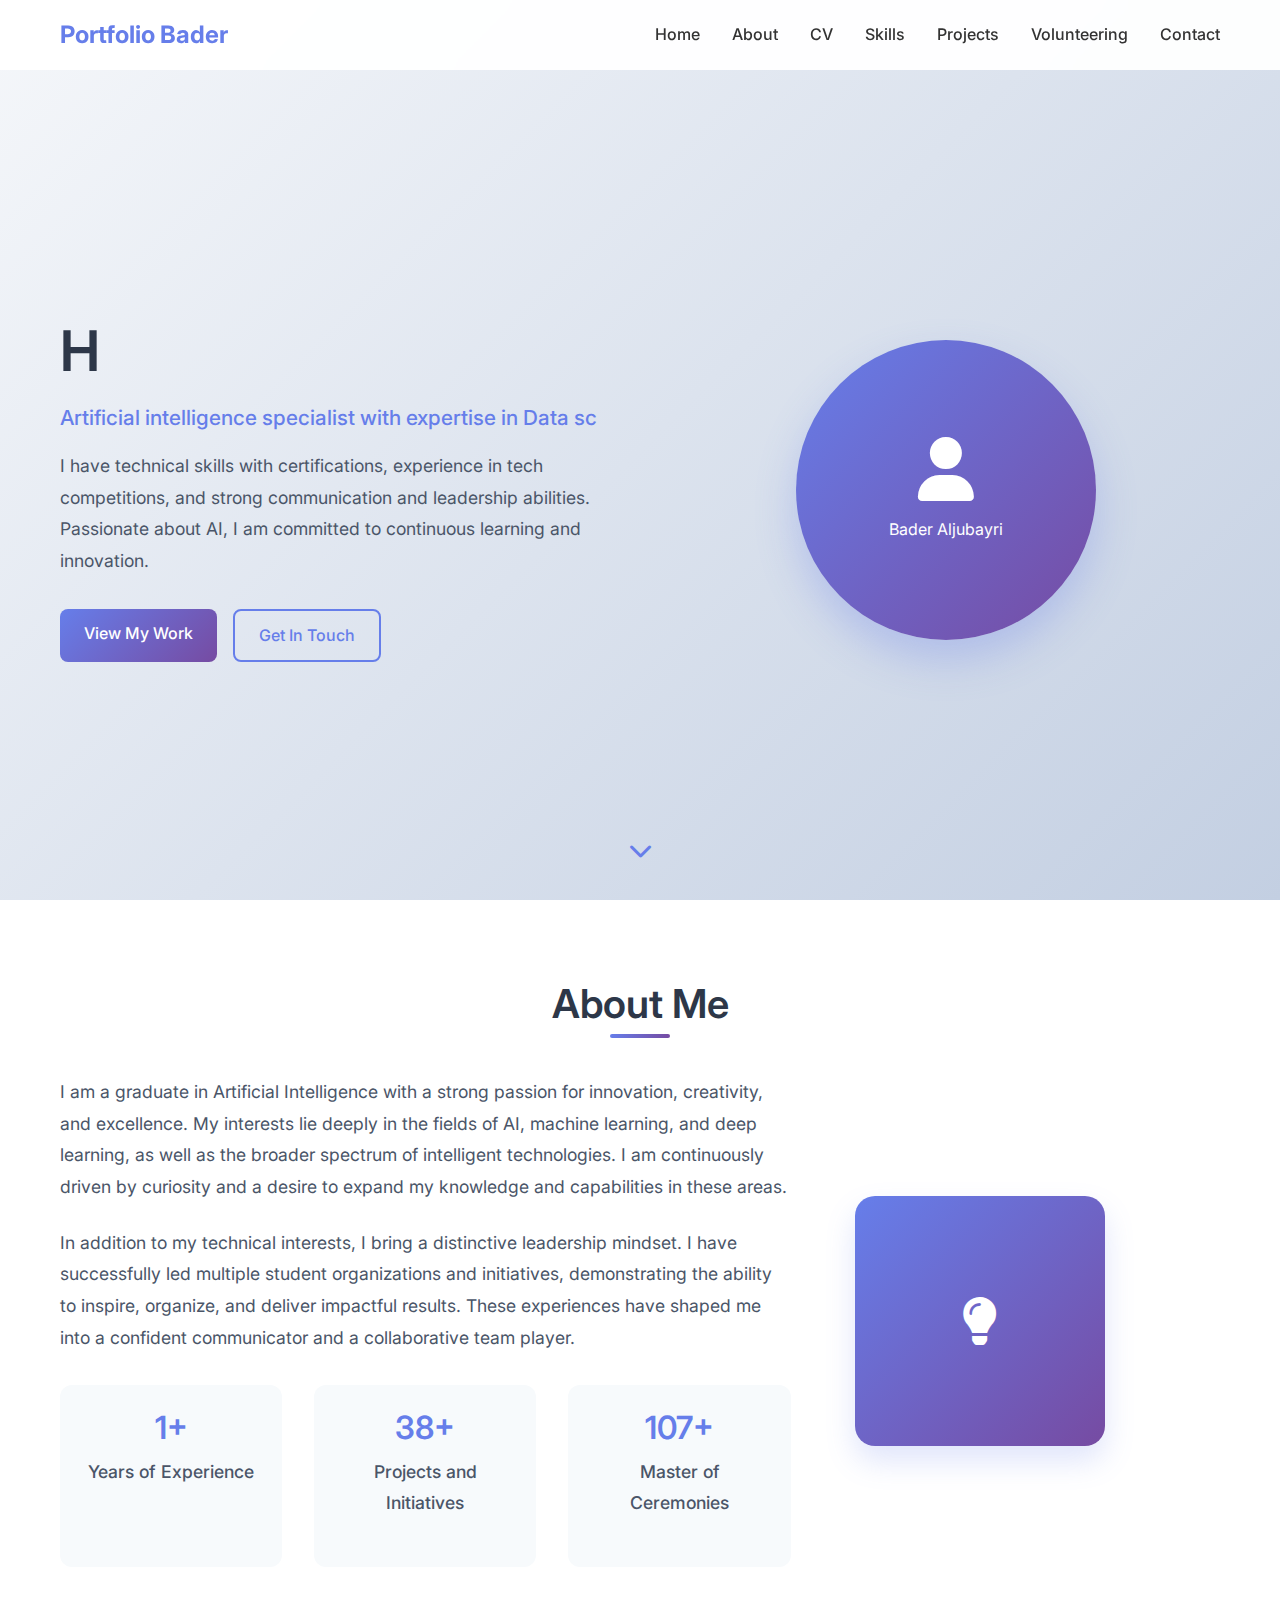
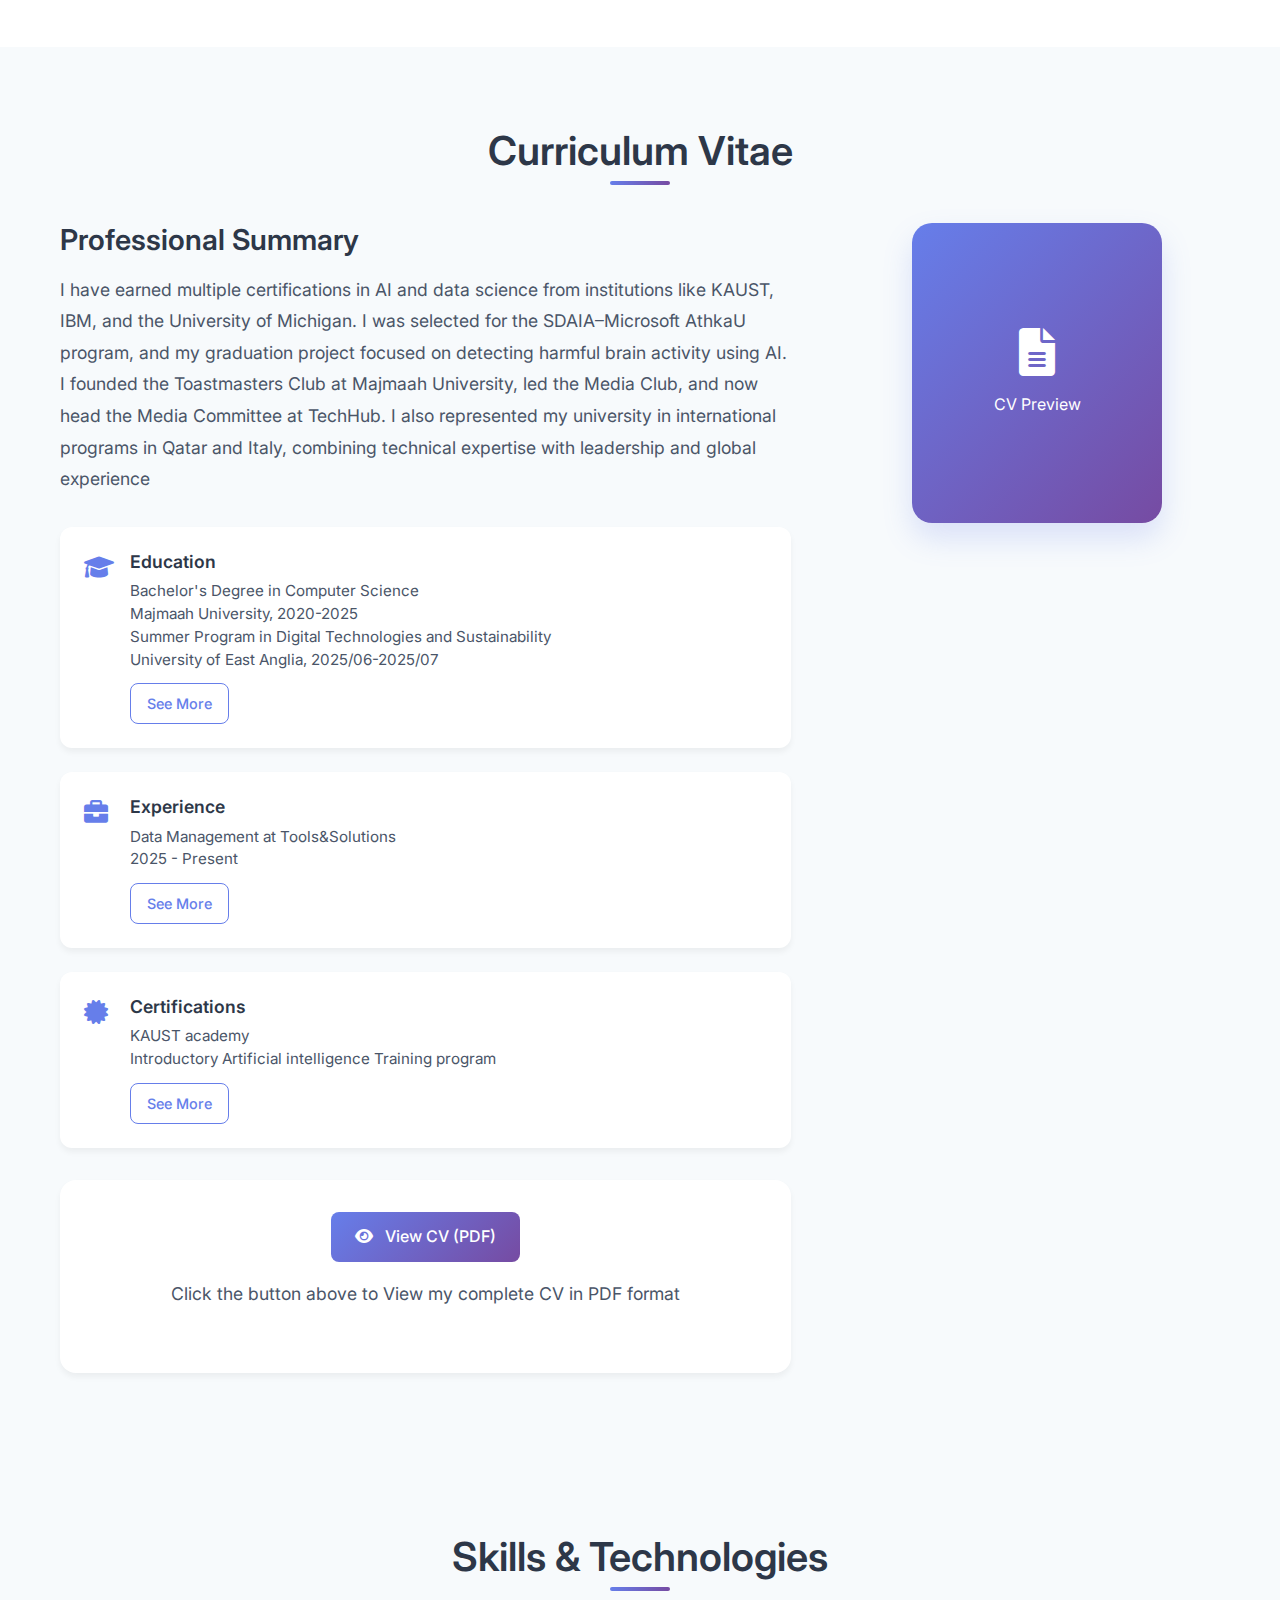
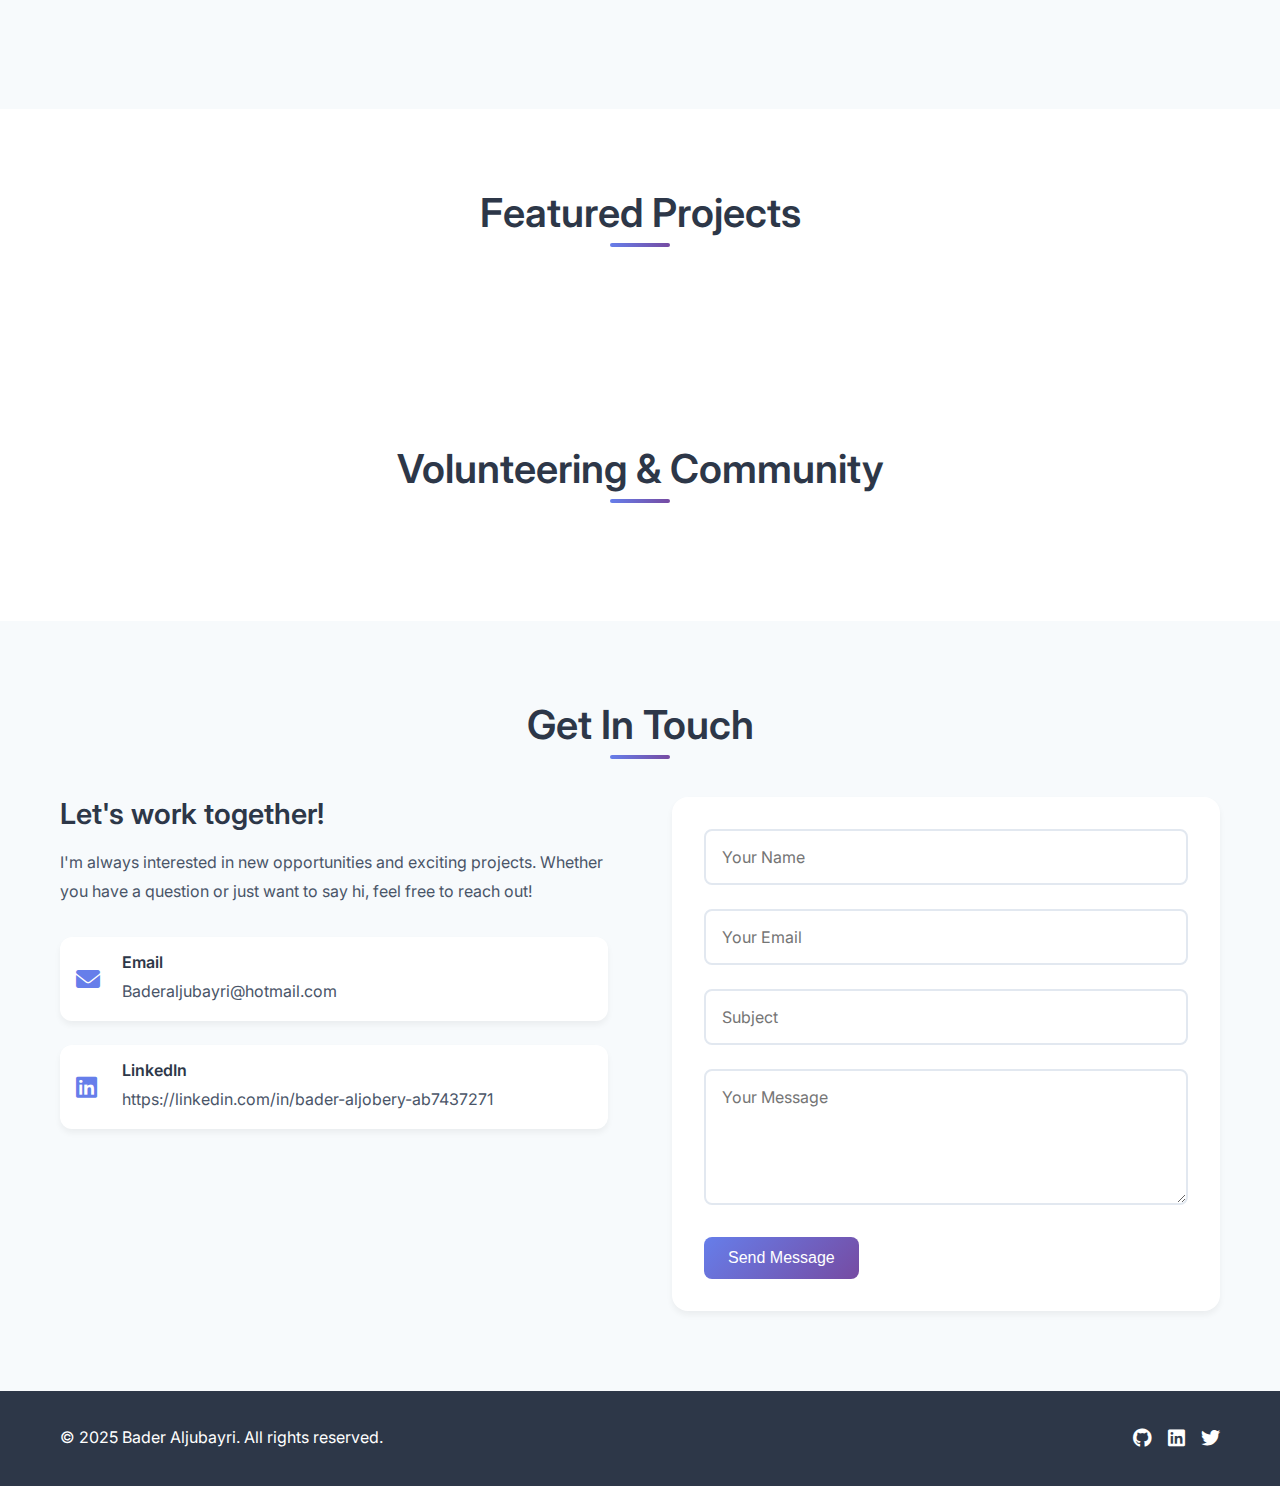
<file: index.html>
<!DOCTYPE html>
<html lang="en">
<head>
    <meta charset="UTF-8">
    <meta name="viewport" content="width=device-width, initial-scale=1.0">
    <title>Bader Aljubayri- Portfolio</title>
    <link rel="stylesheet" href="styles.css">
    <link href="https://cdnjs.cloudflare.com/ajax/libs/font-awesome/6.0.0/css/all.min.css" rel="stylesheet">
    <link href="https://fonts.googleapis.com/css2?family=Inter:wght@300;400;500;600;700&display=swap" rel="stylesheet">
</head>
<body>
    <!-- Navigation -->
    <nav class="navbar">
        <div class="nav-container">
            <div class="nav-logo">
                <a href="#home">Portfolio Bader</a>
            </div>
            <ul class="nav-menu">
                <li class="nav-item">
                    <a href="#home" class="nav-link">Home</a>
                </li>
                <li class="nav-item">
                    <a href="#about" class="nav-link">About</a>
                </li>
                <li class="nav-item">
                    <a href="#cv" class="nav-link">CV</a>
                </li>
                <li class="nav-item">
                    <a href="#skills" class="nav-link">Skills</a>
                </li>
                <li class="nav-item">
                    <a href="#projects" class="nav-link">Projects</a>
                </li>
                <li class="nav-item">
                    <a href="#volunteering" class="nav-link">Volunteering</a>
                </li>
                <li class="nav-item">
                    <a href="#contact" class="nav-link">Contact</a>
                </li>
            </ul>
            <div class="hamburger">
                <span class="bar"></span>
                <span class="bar"></span>
                <span class="bar"></span>
            </div>
        </div>
    </nav>

    <!-- Home Section -->
    <section id="home" class="hero">
        <div class="hero-container">
            <div class="hero-content">
                <h1 class="hero-title">Hi, I'm <span class="highlight">Bader Aljubayri</span></h1>
                <p class="hero-subtitle"> Artificial intelligence specialist with expertise in Data science</p>
                <p class="hero-description">
                    I have technical skills with certifications, experience in tech competitions, and 
                    strong communication and leadership abilities. Passionate about AI, I am committed to continuous learning and innovation.
                </p>
                <div class="hero-buttons">
                    <a href="#projects" class="btn btn-primary">View My Work</a>
                    <a href="#contact" class="btn btn-secondary">Get In Touch</a>
                </div>
            </div>
            <div class="hero-image">
                <div class="profile-placeholder">
                    <i class="fas fa-user"></i>
                    <p>Bader Aljubayri </p>
                </div>
            </div>
        </div>
        <div class="scroll-indicator">
            <a href="#about">
                <i class="fas fa-chevron-down"></i>
            </a>
        </div>
    </section>

    <!-- About Section -->
    <section id="about" class="about">
        <div class="container">
            <h2 class="section-title">About Me</h2>
            <div class="about-content">
                <div class="about-text">
                    <p>
                        I am a graduate in Artificial Intelligence with a strong passion for innovation, creativity, and excellence.
                         My interests lie deeply in the fields of AI, machine learning, and deep learning, 
                         as well as the broader spectrum of intelligent technologies. I am continuously driven by curiosity and a desire to expand my knowledge and capabilities in these areas.
                    </p>
                    <p>
                        In addition to my technical interests, I bring a distinctive leadership mindset. 
                        I have successfully led multiple student organizations and initiatives, demonstrating the ability to inspire, organize, 
                        and deliver impactful results. These experiences have shaped me into a confident communicator and a collaborative team player.
                    </p>
                    <div class="about-stats">
                        <div class="stat">
                            <h3>1+</h3>
                            <p>Years of Experience</p>
                        </div>
                        <div class="stat">
                            <h3>38+</h3>
                            <p>Projects and Initiatives</p>
                        </div>
                        <div class="stat">
                            <h3>107+</h3>
                            <p>Master of Ceremonies</p>
                        </div>
                    </div>
                </div>
                <div class="about-image">
                    <div class="about-placeholder">
                        <i class="fas fa-lightbulb"></i>
                    </div>
                </div>
            </div>
        </div>
    </section>

    <!-- CV Section -->
    <section id="cv" class="cv">
        <div class="container">
            <h2 class="section-title">Curriculum Vitae</h2>
            <div class="cv-content">
                <div class="cv-info">
                    <h3>Professional Summary</h3>
                    <p>
                        I have earned multiple certifications in AI and data science from institutions like KAUST, IBM, and the University of Michigan.
                         I was selected for the SDAIA–Microsoft AthkaU program, and my graduation project focused on detecting harmful brain activity using AI. 
                         I founded the Toastmasters Club at Majmaah University, led the Media Club, and now head the Media Committee at TechHub. I also represented my university in international programs in Qatar and Italy, combining technical expertise with leadership and global experience
                    </p>
                    <div class="cv-highlights">
                        <div class="cv-highlight">
                            <i class="fas fa-graduation-cap"></i>
                            <div>
                                <h4>Education</h4>
                                <p>Bachelor's Degree in Computer Science</p>
                                <p>Majmaah University, 2020-2025</p>
                                <p>Summer Program in Digital Technologies and Sustainability </p>
                                <p>University of East Anglia, 2025/06-2025/07</p>
                                <div>
                                    <a href="details.html#education" class="btn btn-small btn-outline see-more">See More</a>
                                </div>
                            </div>
                        </div>
                        <div class="cv-highlight">
                            <i class="fas fa-briefcase"></i>
                            <div>
                                <h4>Experience</h4>
                                <p>Data Management at Tools&Solutions</p>
                                <p>2025 - Present</p>
                                <div>
                                    <a href="details.html#experience" class="btn btn-small btn-outline see-more">See More</a>
                                </div>
                            </div>
                        </div>
                        <div class="cv-highlight">
                            <i class="fas fa-certificate"></i>
                            <div>
                                <h4>Certifications</h4>
                                <p> KAUST academy</p>
                                <p>Introductory Artificial intelligence Training program</p>
                                <div>
                                    <a href="details.html#certifications" class="btn btn-small btn-outline see-more">See More</a>
                                </div>
                            </div>
                        </div>
                    </div>
                    <div class="cv-download">
                        <a href="assets\Bader CV.pdf"class="btn btn-primary" target="_self">
                            <i class="fas fa-eye"></i>
                            View CV (PDF)
                        </a>
                        <p class="cv-note">Click the button above to View my complete CV in PDF format</p>
                    </div>
                </div>
                <div class="cv-image">
                    <div class="cv-placeholder">
                        <i class="fas fa-file-alt"></i>
                        <p>CV Preview</p>
                    </div>
                </div>
            </div>
        </div>
    </section>

    <!-- Skills Section -->
    <section id="skills" class="skills">
        <div class="container">
            <h2 class="section-title">Skills & Technologies</h2>
            <div id="skillsGrid" class="skills-grid"></div>
        </div>
    </section>

    <!-- Projects Section -->
    <section id="projects" class="projects">
        <div class="container">
            <h2 class="section-title">Featured Projects</h2>
            <div id="projectsGrid" class="projects-grid"></div>
        </div>
    </section>

    <!-- Volunteering Section -->
    <section id="volunteering" class="volunteering">
        <div class="container">
            <h2 class="section-title">Volunteering & Community</h2>
            <div id="volunteeringGrid" class="projects-grid"></div>
        </div>
    </section>

    <!-- Contact Section -->
    <section id="contact" class="contact">
        <div class="container">
            <h2 class="section-title">Get In Touch</h2>
            <div class="contact-content">
                <div class="contact-info">
                    <h3>Let's work together!</h3>
                    <p>I'm always interested in new opportunities and exciting projects. Whether you have a question or just want to say hi, feel free to reach out!</p>
                    <div class="contact-methods">
                        <div class="contact-method">
                            <i class="fas fa-envelope"></i>
                            <div>
                                <h4>Email</h4>
                                <p>Baderaljubayri@hotmail.com</p>
                            </div>
                        </div>
                        <div class="contact-method">
                            <i class="fab fa-linkedin"></i>
                            <div>
                                <h4>LinkedIn</h4>
                                <p>https://linkedin.com/in/bader-aljobery-ab7437271</p>
                            </div>
                        </div>
                    </div>
                </div>
                <div class="contact-form">
                    <form id="contactForm">
                        <div class="form-group">
                            <input type="text" id="name" name="name" placeholder="Your Name" required>
                        </div>
                        <div class="form-group">
                            <input type="email" id="email" name="email" placeholder="Your Email" required>
                        </div>
                        <div class="form-group">
                            <input type="text" id="subject" name="subject" placeholder="Subject" required>
                        </div>
                        <div class="form-group">
                            <textarea id="message" name="message" placeholder="Your Message" rows="5" required></textarea>
                        </div>
                        <button type="submit" class="btn btn-primary">Send Message</button>
                    </form>
                </div>
            </div>
        </div>
    </section>

    <!-- Footer -->
    <footer class="footer">
        <div class="container">
            <div class="footer-content">
                <p>&copy; 2025 Bader Aljubayri. All rights reserved.</p>
                <div class="footer-social">
                    <a href="#"><i class="fab fa-github"></i></a>
                    <a href="#"><i class="fab fa-linkedin"></i></a>
                    <a href="#"><i class="fab fa-twitter"></i></a>
                </div>
            </div>
        </div>
    </footer>

    <script src="script.js"></script>
    <script>
        // Initialize typing effect on hero subtitle to keep tech vibe
        document.addEventListener('DOMContentLoaded', function() {
            const subtitle = document.querySelector('.hero-subtitle');
            if (subtitle && typeof typeWriter === 'function') {
                typeWriter(subtitle, subtitle.innerHTML, 15);
            }
        });
    </script>
</body>
</html>
</file>
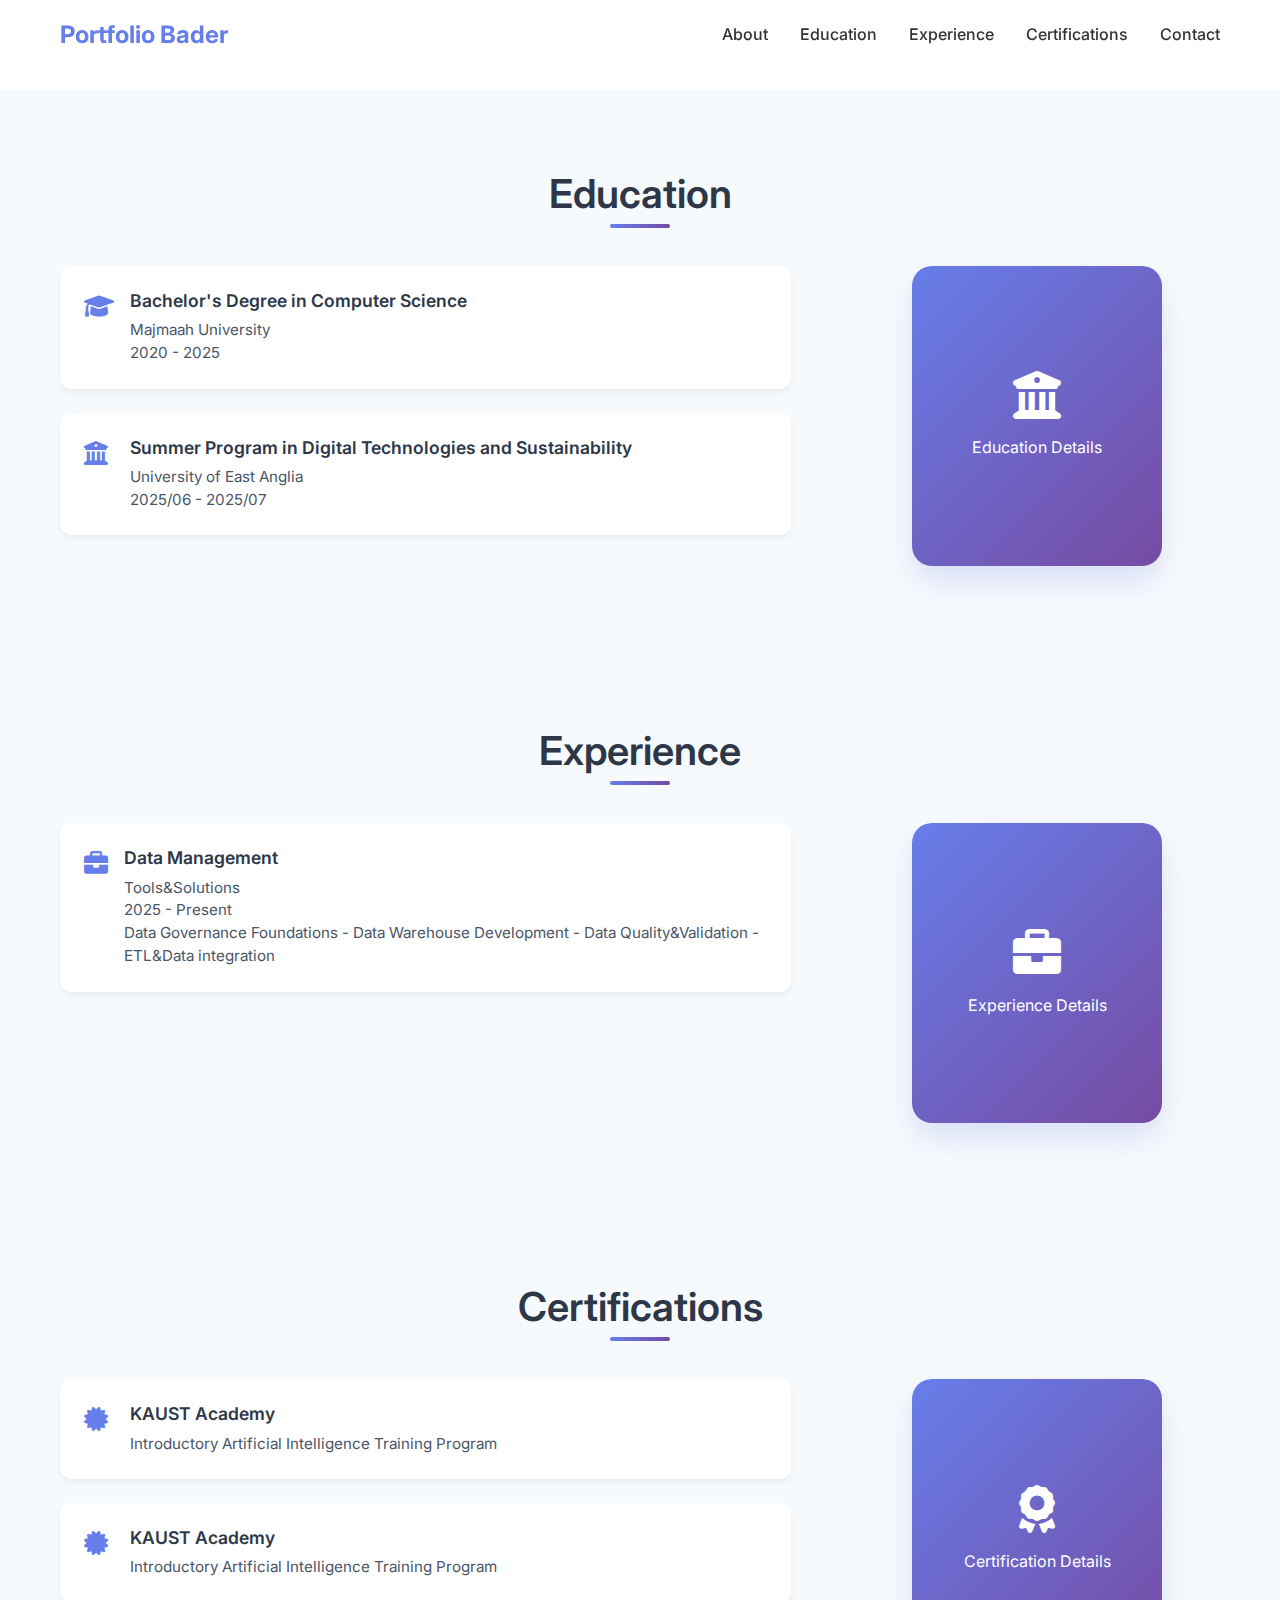
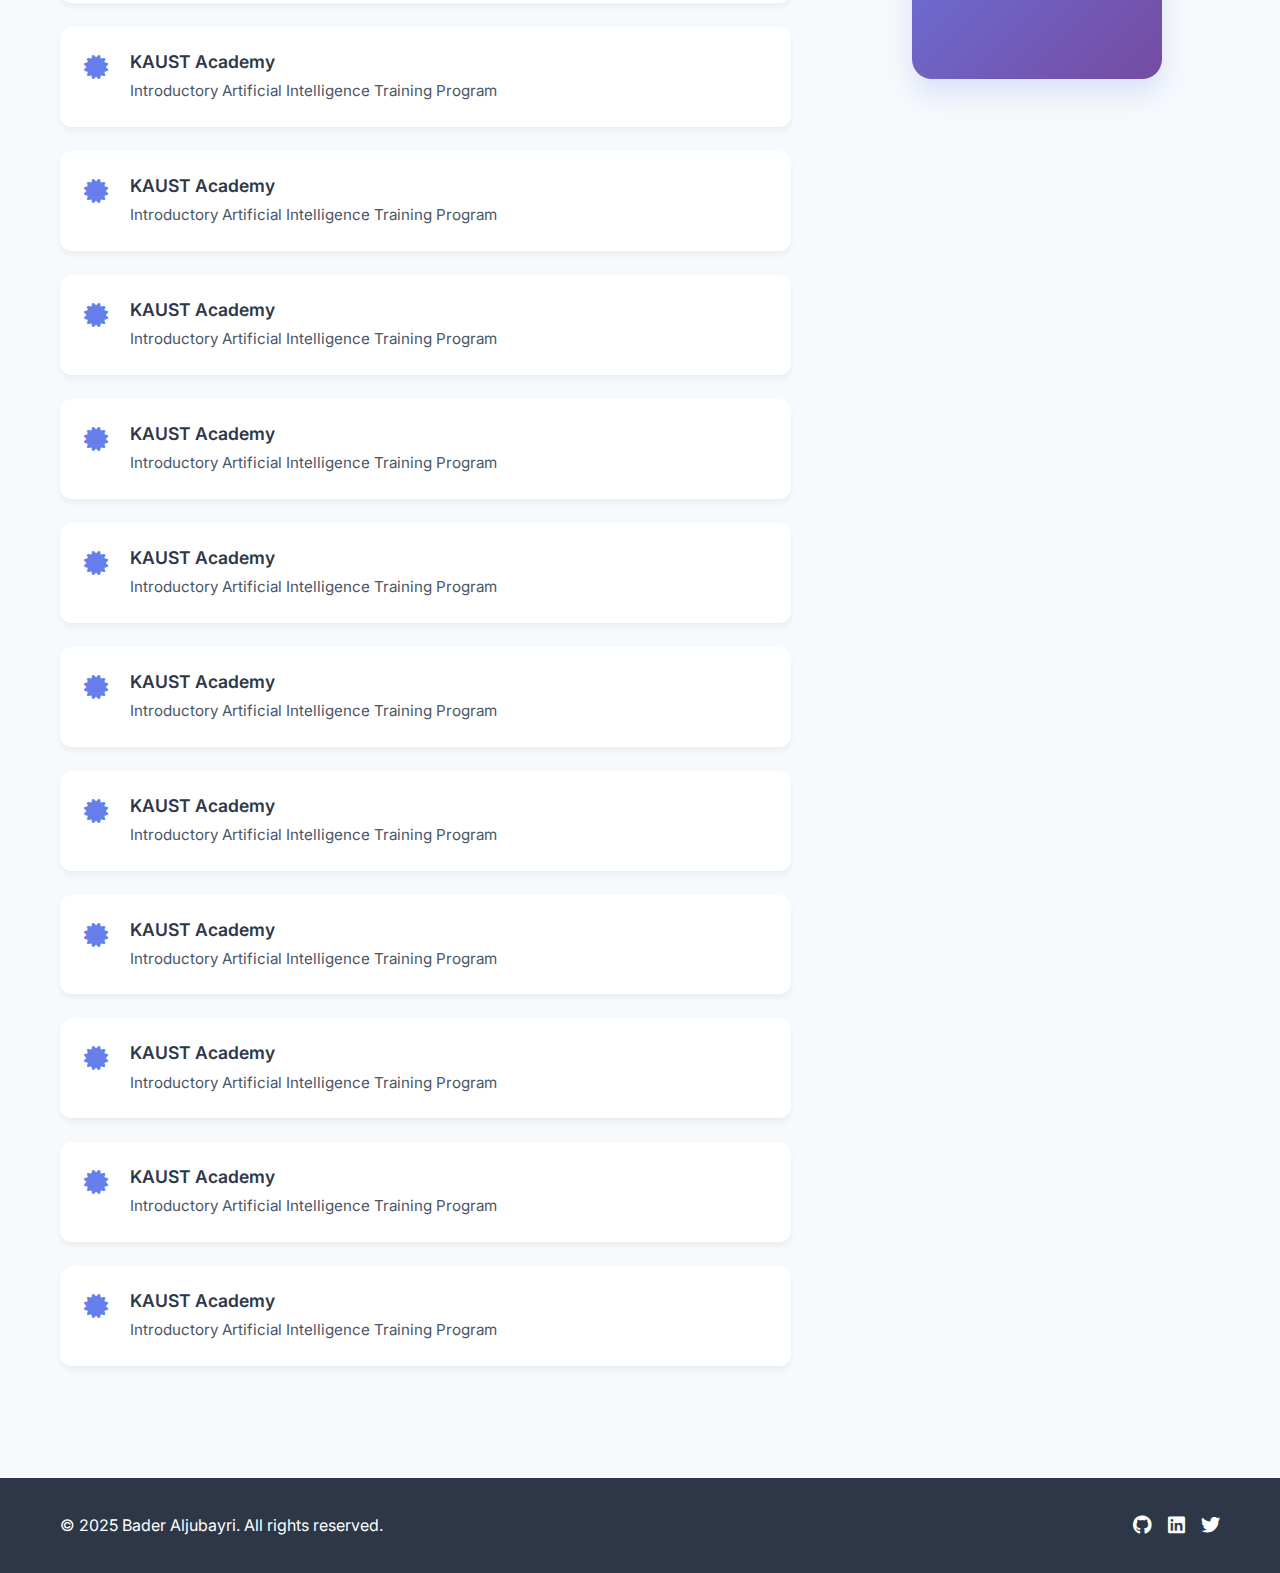
<file: details.html>
<!DOCTYPE html>
<html lang="en">
<head>
    <meta charset="UTF-8">
    <meta name="viewport" content="width=device-width, initial-scale=1.0">
    <title>Details - Education, Experience, Certifications</title>
    <link rel="stylesheet" href="styles.css">
    <link href="https://cdnjs.cloudflare.com/ajax/libs/font-awesome/6.0.0/css/all.min.css" rel="stylesheet">
    <link href="https://fonts.googleapis.com/css2?family=Inter:wght@300;400;500;600;700&display=swap" rel="stylesheet">
</head>
<body>
    <nav class="navbar">
        <div class="nav-container">
            <div class="nav-logo">
                <a href="index.html#home">Portfolio Bader</a>
            </div>
            <ul class="nav-menu">
                <li class="nav-item"><a href="index.html#about" class="nav-link">About</a></li>
                <li class="nav-item"><a href="#education" class="nav-link">Education</a></li>
                <li class="nav-item"><a href="#experience" class="nav-link">Experience</a></li>
                <li class="nav-item"><a href="#certifications" class="nav-link">Certifications</a></li>
                <li class="nav-item"><a href="index.html#contact" class="nav-link">Contact</a></li>
            </ul>
            <div class="hamburger">
                <span class="bar"></span>
                <span class="bar"></span>
                <span class="bar"></span>
            </div>
        </div>
    </nav>

    <main style="padding-top: 90px;">
        <section id="education" class="cv">
            <div class="container">
                <h2 class="section-title">Education</h2>
                <div class="cv-content">
                    <div class="cv-info">
                        <div class="cv-highlights">
                            <div class="cv-highlight">
                                <i class="fas fa-graduation-cap"></i>
                                <div>
                                    <h4>Bachelor's Degree in Computer Science</h4>
                                    <p>Majmaah University</p>
                                    <p>2020 - 2025</p>
                                </div>
                            </div>
                            <div class="cv-highlight">
                                <i class="fas fa-university"></i>
                                <div>
                                    <h4>Summer Program in Digital Technologies and Sustainability</h4>
                                    <p>University of East Anglia</p>
                                    <p>2025/06 - 2025/07</p>
                                </div>
                            </div>
                        </div>
                    </div>
                    <div class="cv-image">
                        <div class="cv-placeholder">
                            <i class="fas fa-university"></i>
                            <p>Education Details</p>
                        </div>
                    </div>
                </div>
            </div>
        </section>

        <section id="experience" class="cv">
            <div class="container">
                <h2 class="section-title">Experience</h2>
                <div class="cv-content">
                    <div class="cv-info">
                        <div class="cv-highlights">
                            <div class="cv-highlight">
                                <i class="fas fa-briefcase"></i>
                                <div>
                                    <h4>Data Management</h4>
                                    <p>Tools&Solutions</p>
                                    <p>2025 - Present</p>
                                    <p>Data Governance Foundations - Data Warehouse Development - Data Quality&Validation - ETL&Data integration </p>
                                </div>
                            </div>
                        </div>
                    </div>
                    <div class="cv-image">
                        <div class="cv-placeholder">
                            <i class="fas fa-briefcase"></i>
                            <p>Experience Details</p>
                        </div>
                    </div>
                </div>
            </div>
        </section>

        <section id="certifications" class="cv">
            <div class="container">
                <h2 class="section-title">Certifications</h2>
                <div class="cv-content">
                    <div class="cv-info">
                        <div class="cv-highlights">
                            <div class="cv-highlight">
                                <i class="fas fa-certificate"></i>
                                <div>
                                    <h4>KAUST Academy</h4>
                                    <p>Introductory Artificial Intelligence Training Program</p>
                                </div>
                            </div>
                            <div class="cv-highlight">
                                <i class="fas fa-certificate"></i>
                                <div>
                                    <h4>KAUST Academy</h4>
                                    <p>Introductory Artificial Intelligence Training Program</p>
                                </div>
                            </div>
                            <div class="cv-highlight">
                                <i class="fas fa-certificate"></i>
                                <div>
                                    <h4>KAUST Academy</h4>
                                    <p>Introductory Artificial Intelligence Training Program</p>
                                </div>
                            </div>
                            <div class="cv-highlight">
                                <i class="fas fa-certificate"></i>
                                <div>
                                    <h4>KAUST Academy</h4>
                                    <p>Introductory Artificial Intelligence Training Program</p>
                                </div>
                            </div>
                            <div class="cv-highlight">
                                <i class="fas fa-certificate"></i>
                                <div>
                                    <h4>KAUST Academy</h4>
                                    <p>Introductory Artificial Intelligence Training Program</p>
                                </div>
                            </div>
                            <div class="cv-highlight">
                                <i class="fas fa-certificate"></i>
                                <div>
                                    <h4>KAUST Academy</h4>
                                    <p>Introductory Artificial Intelligence Training Program</p>
                                </div>
                            </div>
                            <div class="cv-highlight">
                                <i class="fas fa-certificate"></i>
                                <div>
                                    <h4>KAUST Academy</h4>
                                    <p>Introductory Artificial Intelligence Training Program</p>
                                </div>
                            </div>
                            <div class="cv-highlight">
                                <i class="fas fa-certificate"></i>
                                <div>
                                    <h4>KAUST Academy</h4>
                                    <p>Introductory Artificial Intelligence Training Program</p>
                                </div>
                            </div>
                            <div class="cv-highlight">
                                <i class="fas fa-certificate"></i>
                                <div>
                                    <h4>KAUST Academy</h4>
                                    <p>Introductory Artificial Intelligence Training Program</p>
                                </div>
                            </div>
                            <div class="cv-highlight">
                                <i class="fas fa-certificate"></i>
                                <div>
                                    <h4>KAUST Academy</h4>
                                    <p>Introductory Artificial Intelligence Training Program</p>
                                </div>
                            </div>
                            <div class="cv-highlight">
                                <i class="fas fa-certificate"></i>
                                <div>
                                    <h4>KAUST Academy</h4>
                                    <p>Introductory Artificial Intelligence Training Program</p>
                                </div>
                            </div>
                            <div class="cv-highlight">
                                <i class="fas fa-certificate"></i>
                                <div>
                                    <h4>KAUST Academy</h4>
                                    <p>Introductory Artificial Intelligence Training Program</p>
                                </div>
                            </div>
                            <div class="cv-highlight">
                                <i class="fas fa-certificate"></i>
                                <div>
                                    <h4>KAUST Academy</h4>
                                    <p>Introductory Artificial Intelligence Training Program</p>
                                </div>
                            </div>
                        </div>
                    </div>
                    <div class="cv-image">
                        <div class="cv-placeholder">
                            <i class="fas fa-award"></i>
                            <p>Certification Details</p>
                        </div>
                    </div>
                </div>
            </div>
        </section>
    </main>

    <footer class="footer">
        <div class="container">
            <div class="footer-content">
                <p>&copy; 2025 Bader Aljubayri. All rights reserved.</p>
                <div class="footer-social">
                    <a href="#"><i class="fab fa-github"></i></a>
                    <a href="#"><i class="fab fa-linkedin"></i></a>
                    <a href="#"><i class="fab fa-twitter"></i></a>
                </div>
            </div>
        </div>
    </footer>

    <script src="script.js"></script>
</body>
</html>
</file>
<file: styles.css>
/* Reset and Base Styles */
* {
    margin: 0;
    padding: 0;
    box-sizing: border-box;
}

html {
    scroll-behavior: smooth;
}

body {
    font-family: 'Inter', sans-serif;
    line-height: 1.6;
    color: #333;
    overflow-x: hidden;
}

.container {
    max-width: 1200px;
    margin: 0 auto;
    padding: 0 20px;
}

/* Typography */
h1, h2, h3, h4, h5, h6 {
    font-weight: 600;
    line-height: 1.2;
    margin-bottom: 1rem;
}

.section-title {
    font-size: 2.5rem;
    text-align: center;
    margin-bottom: 3rem;
    color: #2d3748;
    position: relative;
}

.section-title::after {
    content: '';
    position: absolute;
    bottom: -10px;
    left: 50%;
    transform: translateX(-50%);
    width: 60px;
    height: 4px;
    background: linear-gradient(90deg, #667eea, #764ba2);
    border-radius: 2px;
}

/* Buttons */
.btn {
    display: inline-block;
    padding: 12px 24px;
    text-decoration: none;
    border-radius: 8px;
    font-weight: 500;
    transition: all 0.3s ease;
    border: none;
    cursor: pointer;
    font-size: 1rem;
}

.btn-primary {
    background: linear-gradient(135deg, #667eea 0%, #764ba2 100%);
    color: white;
}

.btn-primary:hover {
    transform: translateY(-2px);
    box-shadow: 0 10px 25px rgba(102, 126, 234, 0.3);
}

.btn-secondary {
    background: transparent;
    color: #667eea;
    border: 2px solid #667eea;
}

.btn-secondary:hover {
    background: #667eea;
    color: white;
    transform: translateY(-2px);
}

.btn-small {
    padding: 8px 16px;
    font-size: 0.9rem;
}

.btn-outline {
    background: transparent;
    color: #667eea;
    border: 1px solid #667eea;
}

.btn-outline:hover {
    background: #667eea;
    color: white;
}

/* Navigation */
.navbar {
    position: fixed;
    top: 0;
    width: 100%;
    background: rgba(255, 255, 255, 0.95);
    backdrop-filter: blur(10px);
    z-index: 1000;
    padding: 1rem 0;
    transition: all 0.3s ease;
}

.nav-container {
    max-width: 1200px;
    margin: 0 auto;
    padding: 0 20px;
    display: flex;
    justify-content: space-between;
    align-items: center;
}

.nav-logo a {
    font-size: 1.5rem;
    font-weight: 700;
    color: #667eea;
    text-decoration: none;
}

.nav-menu {
    display: flex;
    list-style: none;
    gap: 2rem;
}

.nav-link {
    text-decoration: none;
    color: #333;
    font-weight: 500;
    transition: color 0.3s ease;
    position: relative;
}

.nav-link:hover {
    color: #667eea;
}

.nav-link::after {
    content: '';
    position: absolute;
    bottom: -5px;
    left: 0;
    width: 0;
    height: 2px;
    background: #667eea;
    transition: width 0.3s ease;
}

.nav-link:hover::after {
    width: 100%;
}

.hamburger {
    display: none;
    flex-direction: column;
    cursor: pointer;
}

.bar {
    width: 25px;
    height: 3px;
    background: #333;
    margin: 3px 0;
    transition: 0.3s;
}

/* Hero Section */
.hero {
    min-height: 100vh;
    display: flex;
    align-items: center;
    background: linear-gradient(135deg, #f5f7fa 0%, #c3cfe2 100%);
    padding-top: 80px;
    position: relative;
}

.hero-container {
    max-width: 1200px;
    margin: 0 auto;
    padding: 0 20px;
    display: grid;
    grid-template-columns: 1fr 1fr;
    gap: 4rem;
    align-items: center;
}

.hero-title {
    font-size: 3.5rem;
    margin-bottom: 1rem;
    color: #2d3748;
}

.highlight {
    background: linear-gradient(135deg, #667eea, #764ba2);
    -webkit-background-clip: text;
    -webkit-text-fill-color: transparent;
    background-clip: text;
}

.hero-subtitle {
    font-size: 1.3rem;
    color: #667eea;
    margin-bottom: 1rem;
    font-weight: 500;
}

.hero-description {
    font-size: 1.1rem;
    color: #4a5568;
    margin-bottom: 2rem;
    line-height: 1.8;
}

.hero-buttons {
    display: flex;
    gap: 1rem;
    flex-wrap: wrap;
}

.hero-image {
    display: flex;
    justify-content: center;
    align-items: center;
}

.profile-placeholder {
    width: 300px;
    height: 300px;
    background: linear-gradient(135deg, #667eea, #764ba2);
    border-radius: 50%;
    display: flex;
    flex-direction: column;
    justify-content: center;
    align-items: center;
    color: white;
    font-size: 4rem;
    box-shadow: 0 20px 40px rgba(102, 126, 234, 0.3);
}

.profile-placeholder p {
    font-size: 1rem;
    margin-top: 1rem;
    text-align: center;
}

.scroll-indicator {
    position: absolute;
    bottom: 30px;
    left: 50%;
    transform: translateX(-50%);
    animation: bounce 2s infinite;
}

.scroll-indicator a {
    color: #667eea;
    font-size: 1.5rem;
    text-decoration: none;
}

@keyframes bounce {
    0%, 20%, 50%, 80%, 100% {
        transform: translateX(-50%) translateY(0);
    }
    40% {
        transform: translateX(-50%) translateY(-10px);
    }
    60% {
        transform: translateX(-50%) translateY(-5px);
    }
}

/* About Section */
.about {
    padding: 5rem 0;
    background: white;
}

.about-content {
    display: grid;
    grid-template-columns: 2fr 1fr;
    gap: 4rem;
    align-items: center;
}

.about-text p {
    font-size: 1.1rem;
    color: #4a5568;
    margin-bottom: 1.5rem;
    line-height: 1.8;
}

.about-stats {
    display: grid;
    grid-template-columns: repeat(3, 1fr);
    gap: 2rem;
    margin-top: 2rem;
}

.stat {
    text-align: center;
    padding: 1.5rem;
    background: #f7fafc;
    border-radius: 12px;
    transition: transform 0.3s ease;
}

.stat:hover {
    transform: translateY(-5px);
}

.stat h3 {
    font-size: 2rem;
    color: #667eea;
    margin-bottom: 0.5rem;
}

.stat p {
    color: #4a5568;
    font-weight: 500;
}

.about-placeholder {
    width: 250px;
    height: 250px;
    background: linear-gradient(135deg, #667eea, #764ba2);
    border-radius: 20px;
    display: flex;
    justify-content: center;
    align-items: center;
    color: white;
    font-size: 3rem;
    box-shadow: 0 15px 30px rgba(102, 126, 234, 0.2);
}

/* CV Section */
.cv {
    padding: 5rem 0;
    background: #f7fafc;
}

.cv-content {
    display: grid;
    grid-template-columns: 2fr 1fr;
    gap: 4rem;
    align-items: start;
}

.cv-info h3 {
    font-size: 1.8rem;
    color: #2d3748;
    margin-bottom: 1rem;
}

.cv-info p {
    font-size: 1.1rem;
    color: #4a5568;
    margin-bottom: 2rem;
    line-height: 1.8;
}

.cv-highlights {
    display: flex;
    flex-direction: column;
    gap: 1.5rem;
    margin-bottom: 2rem;
}

.cv-highlight {
    display: flex;
    align-items: flex-start;
    gap: 1rem;
    padding: 1.5rem;
    background: white;
    border-radius: 12px;
    box-shadow: 0 4px 6px rgba(0, 0, 0, 0.05);
    transition: transform 0.3s ease;
}

.cv-highlight:hover {
    transform: translateY(-3px);
}

.cv-highlight i {
    font-size: 1.5rem;
    color: #667eea;
    width: 30px;
    margin-top: 0.25rem;
}

.cv-highlight h4 {
    color: #2d3748;
    margin-bottom: 0.5rem;
    font-size: 1.1rem;
}

.cv-highlight p {
    color: #4a5568;
    margin: 0;
    font-size: 0.95rem;
    line-height: 1.5;
}

.cv-download {
    text-align: center;
    padding: 2rem;
    background: white;
    border-radius: 16px;
    box-shadow: 0 4px 6px rgba(0, 0, 0, 0.05);
}

.cv-download .btn {
    margin-bottom: 1rem;
}

.cv-download .btn i {
    margin-right: 0.5rem;
}

.cv-note {
    color: #718096;
    font-size: 0.9rem;
    margin: 0;
}

.cv-image {
    display: flex;
    justify-content: center;
    align-items: center;
}

.cv-placeholder {
    width: 250px;
    height: 300px;
    background: linear-gradient(135deg, #667eea, #764ba2);
    border-radius: 20px;
    display: flex;
    flex-direction: column;
    justify-content: center;
    align-items: center;
    color: white;
    font-size: 3rem;
    box-shadow: 0 15px 30px rgba(102, 126, 234, 0.2);
}

.cv-placeholder p {
    font-size: 1rem;
    margin-top: 1rem;
    text-align: center;
}

/* Volunteering Section */
.volunteering {
    padding: 5rem 0;
    background: white;
}

.volunteering-content {
    max-width: 1000px;
    margin: 0 auto;
}

.volunteering-intro {
    text-align: center;
    margin-bottom: 3rem;
}

.volunteering-intro h3 {
    font-size: 1.8rem;
    color: #2d3748;
    margin-bottom: 1rem;
}

.volunteering-intro p {
    font-size: 1.1rem;
    color: #4a5568;
    line-height: 1.8;
    max-width: 600px;
    margin: 0 auto;
}

.volunteering-grid {
    display: grid;
    grid-template-columns: repeat(auto-fit, minmax(300px, 1fr));
    gap: 2rem;
}

.volunteering-card {
    background: white;
    padding: 2rem;
    border-radius: 16px;
    box-shadow: 0 4px 6px rgba(0, 0, 0, 0.05);
    text-align: center;
    transition: transform 0.3s ease, box-shadow 0.3s ease;
    border: 1px solid #e2e8f0;
}

.volunteering-card:hover {
    transform: translateY(-8px);
    box-shadow: 0 20px 40px rgba(0, 0, 0, 0.1);
}

.volunteering-icon {
    width: 80px;
    height: 80px;
    background: linear-gradient(135deg, #667eea, #764ba2);
    border-radius: 50%;
    display: flex;
    justify-content: center;
    align-items: center;
    margin: 0 auto 1.5rem;
    color: white;
    font-size: 2rem;
}

.volunteering-card h4 {
    font-size: 1.3rem;
    color: #2d3748;
    margin-bottom: 1rem;
}

.volunteering-card p {
    color: #4a5568;
    margin-bottom: 1.5rem;
    line-height: 1.6;
}

.volunteering-details {
    display: flex;
    flex-direction: column;
    gap: 0.5rem;
    font-size: 0.9rem;
    color: #718096;
}

.volunteering-details span {
    display: flex;
    align-items: center;
    justify-content: center;
    gap: 0.5rem;
}

.volunteering-details i {
    color: #667eea;
    width: 16px;
}

/* Skills Section */
.skills {
    padding: 5rem 0;
    background: #f7fafc;
}

.skills-grid {
    display: grid;
    grid-template-columns: repeat(auto-fit, minmax(300px, 1fr));
    gap: 3rem;
}

.skill-category h3 {
    font-size: 1.5rem;
    color: #2d3748;
    margin-bottom: 1.5rem;
    text-align: center;
}

.skill-items {
    display: grid;
    grid-template-columns: repeat(2, minmax(0, 1fr));
    gap: 1rem;
}

.skill-item {
    display: flex;
    align-items: center;
    gap: 1rem;
    padding: 1rem;
    background: linear-gradient(135deg, #ffffff 0%, #f7fafc 100%);
    border-radius: 16px;
    box-shadow: 0 10px 25px rgba(102, 126, 234, 0.08);
    transition: transform 0.3s ease, box-shadow 0.3s ease, background 0.3s ease;
}

.skill-item:hover {
    transform: translateY(-4px);
    box-shadow: 0 15px 35px rgba(102, 126, 234, 0.15);
    background: linear-gradient(135deg, #edf2f7 0%, #ffffff 100%);
}

.skill-item i {
    font-size: 1.5rem;
    color: #667eea;
    width: 30px;
}

.skill-item span {
    font-weight: 500;
    color: #4a5568;
}

/* Projects Section */
.projects {
    padding: 5rem 0;
    background: white;
}

.projects-grid {
    display: grid;
    grid-template-columns: repeat(auto-fit, minmax(350px, 1fr));
    gap: 2rem;
}

.project-card {
    background: white;
    border-radius: 16px;
    overflow: hidden;
    box-shadow: 0 4px 6px rgba(0, 0, 0, 0.05);
    transition: transform 0.3s ease, box-shadow 0.3s ease;
}

.project-card:hover {
    transform: translateY(-10px);
    box-shadow: 0 20px 40px rgba(102, 126, 234, 0.18);
}

.project-image {
    height: 200px;
    background: #f7fafc;
    display: flex;
    justify-content: center;
    align-items: center;
}

.project-placeholder {
    color: #667eea;
    font-size: 3rem;
}

/* Techy gradient chips for volunteering meta inside project-tech */
.project-tech span i {
    color: #667eea;
    margin-right: 6px;
}

.project-content {
    padding: 1.5rem;
}

.project-content h3 {
    font-size: 1.3rem;
    color: #2d3748;
    margin-bottom: 1rem;
}

.project-content p {
    color: #4a5568;
    margin-bottom: 1.5rem;
    line-height: 1.6;
}

.project-tech {
    display: flex;
    gap: 0.5rem;
    margin-bottom: 1.5rem;
    flex-wrap: wrap;
}

.project-tech span {
    background: #edf2f7;
    color: #4a5568;
    padding: 0.25rem 0.75rem;
    border-radius: 20px;
    font-size: 0.9rem;
    font-weight: 500;
}

/* See More button spacing */
.see-more {
    margin-top: 0.75rem;
}

/* Volunteering section uses project card grid for consistency */

.project-links {
    display: flex;
    gap: 1rem;
}

/* Contact Section */
.contact {
    padding: 5rem 0;
    background: #f7fafc;
}

.contact-content {
    display: grid;
    grid-template-columns: 1fr 1fr;
    gap: 4rem;
}

.contact-info h3 {
    font-size: 1.8rem;
    color: #2d3748;
    margin-bottom: 1rem;
}

.contact-info p {
    color: #4a5568;
    margin-bottom: 2rem;
    line-height: 1.8;
}

.contact-methods {
    display: flex;
    flex-direction: column;
    gap: 1.5rem;
}

.contact-method {
    display: flex;
    align-items: center;
    gap: 1rem;
    padding: 1rem;
    background: white;
    border-radius: 12px;
    box-shadow: 0 4px 6px rgba(0, 0, 0, 0.05);
}

.contact-method i {
    font-size: 1.5rem;
    color: #667eea;
    width: 30px;
}

.contact-method h4 {
    color: #2d3748;
    margin-bottom: 0.25rem;
}

.contact-method p {
    color: #4a5568;
    margin: 0;
}

.contact-form {
    background: white;
    padding: 2rem;
    border-radius: 16px;
    box-shadow: 0 4px 6px rgba(0, 0, 0, 0.05);
}

.form-group {
    margin-bottom: 1.5rem;
}

.form-group input,
.form-group textarea {
    width: 100%;
    padding: 1rem;
    border: 2px solid #e2e8f0;
    border-radius: 8px;
    font-size: 1rem;
    transition: border-color 0.3s ease;
    font-family: inherit;
}

.form-group input:focus,
.form-group textarea:focus {
    outline: none;
    border-color: #667eea;
}

.form-group textarea {
    resize: vertical;
    min-height: 120px;
}

/* Footer */
.footer {
    background: #2d3748;
    color: white;
    padding: 2rem 0;
    text-align: center;
}

.footer-content {
    display: flex;
    justify-content: space-between;
    align-items: center;
    flex-wrap: wrap;
    gap: 1rem;
}

.footer-social {
    display: flex;
    gap: 1rem;
}

.footer-social a {
    color: white;
    font-size: 1.2rem;
    transition: color 0.3s ease;
}

.footer-social a:hover {
    color: #667eea;
}

/* Responsive Design */
@media (max-width: 768px) {
    .hamburger {
        display: flex;
    }

    .nav-menu {
        position: fixed;
        left: -100%;
        top: 70px;
        flex-direction: column;
        background-color: white;
        width: 100%;
        text-align: center;
        transition: 0.3s;
        box-shadow: 0 10px 27px rgba(0, 0, 0, 0.05);
        padding: 2rem 0;
    }

    .nav-menu.active {
        left: 0;
    }

    .hero-container {
        grid-template-columns: 1fr;
        text-align: center;
        gap: 2rem;
    }

    .hero-title {
        font-size: 2.5rem;
    }

    .hero-buttons {
        justify-content: center;
    }

    .about-content {
        grid-template-columns: 1fr;
        text-align: center;
        gap: 2rem;
    }

    .about-stats {
        grid-template-columns: 1fr;
    }

    .cv-content {
        grid-template-columns: 1fr;
        text-align: center;
        gap: 2rem;
    }

    .cv-image {
        order: -1; /* Move image to top on smaller screens */
    }

    .cv-placeholder {
        margin-bottom: 2rem;
    }

    .volunteering-content {
        grid-template-columns: 1fr;
        text-align: center;
        gap: 2rem;
    }

    .volunteering-grid {
        grid-template-columns: 1fr;
    }

    .contact-content {
        grid-template-columns: 1fr;
        gap: 2rem;
    }

    .skills-grid {
        grid-template-columns: 1fr;
    }

    .skill-items {
        grid-template-columns: 1fr;
    }

    .projects-grid {
        grid-template-columns: 1fr;
    }

    .footer-content {
        flex-direction: column;
        text-align: center;
    }
}

@media (max-width: 480px) {
    .container {
        padding: 0 15px;
    }

    .hero-title {
        font-size: 2rem;
    }

    .section-title {
        font-size: 2rem;
    }

    .hero-buttons {
        flex-direction: column;
        align-items: center;
    }

    .btn {
        width: 100%;
        max-width: 250px;
        text-align: center;
    }
}

/* Animations */
@keyframes fadeInUp {
    from {
        opacity: 0;
        transform: translateY(30px);
    }
    to {
        opacity: 1;
        transform: translateY(0);
    }
}

.fade-in-up {
    animation: fadeInUp 0.6s ease forwards;
}

/* Smooth scrolling for older browsers */
@media (prefers-reduced-motion: no-preference) {
    html {
        scroll-behavior: smooth;
    }
}
</file>
